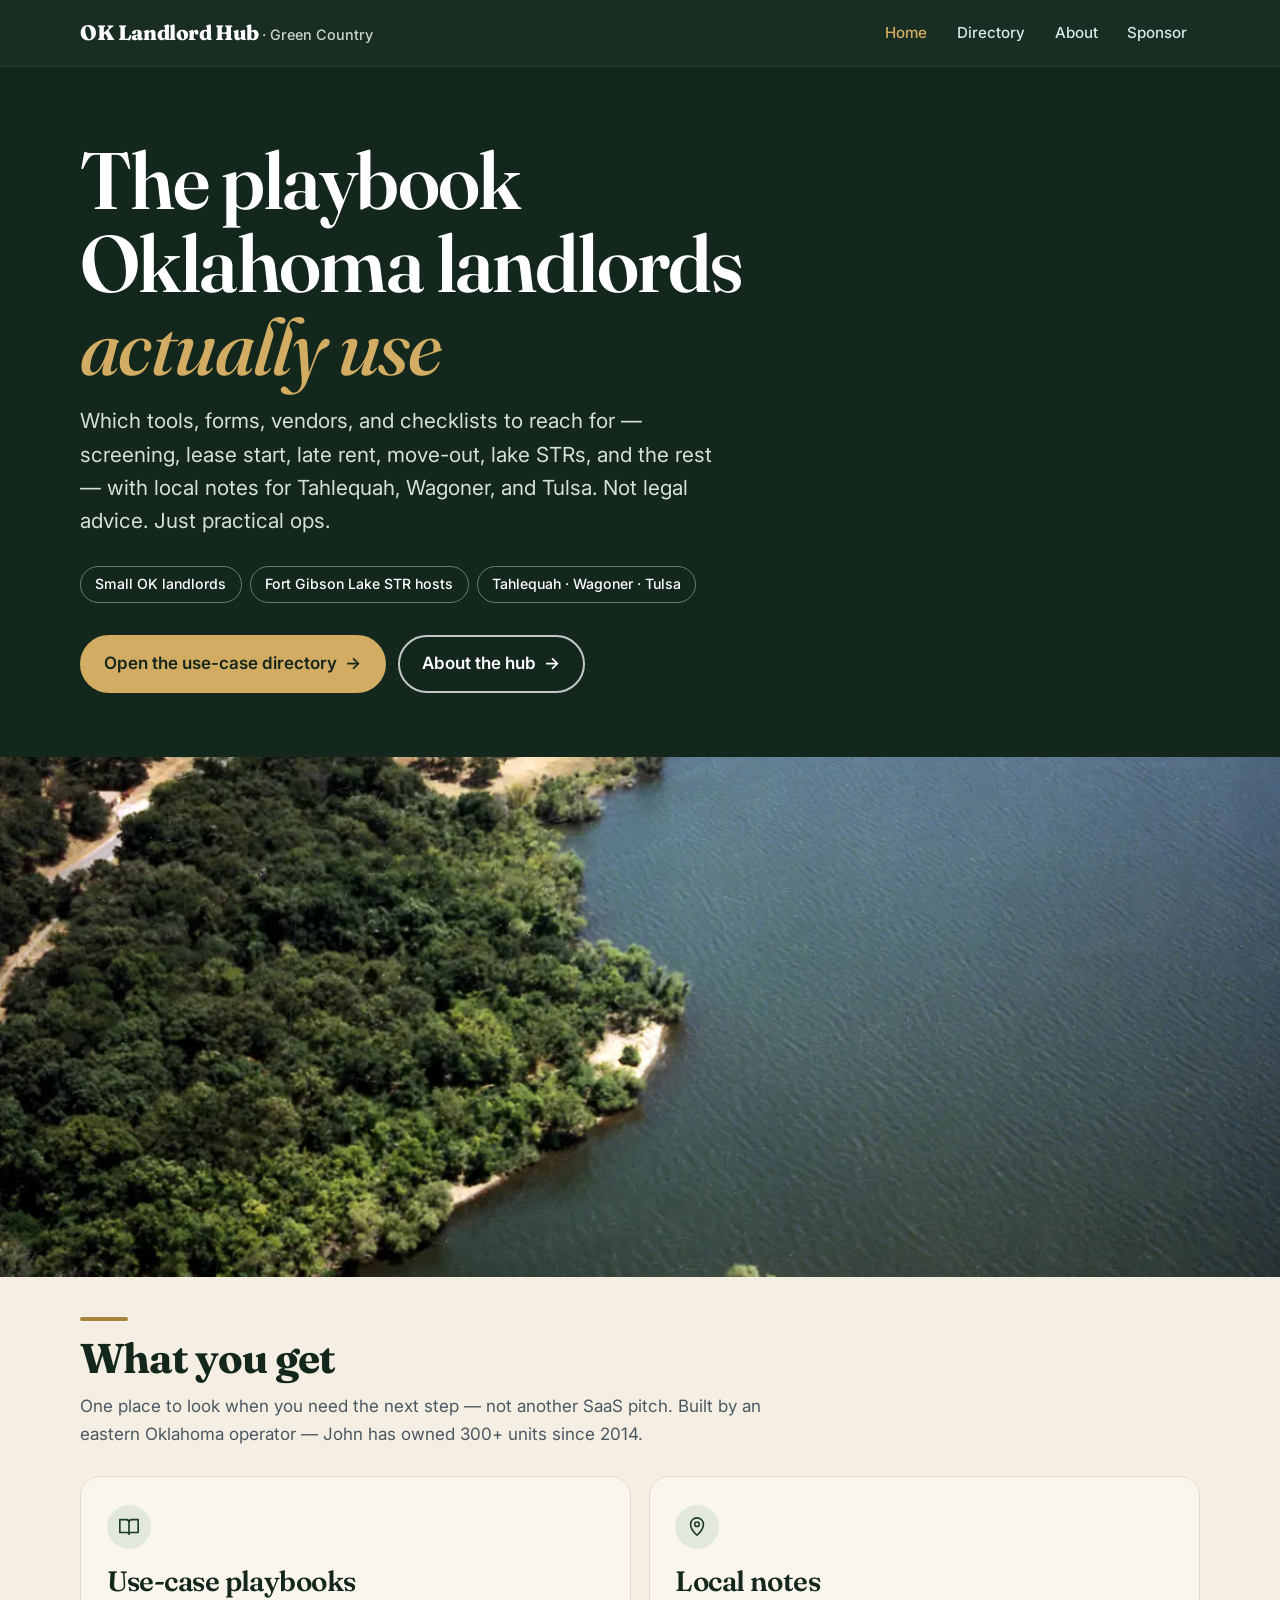
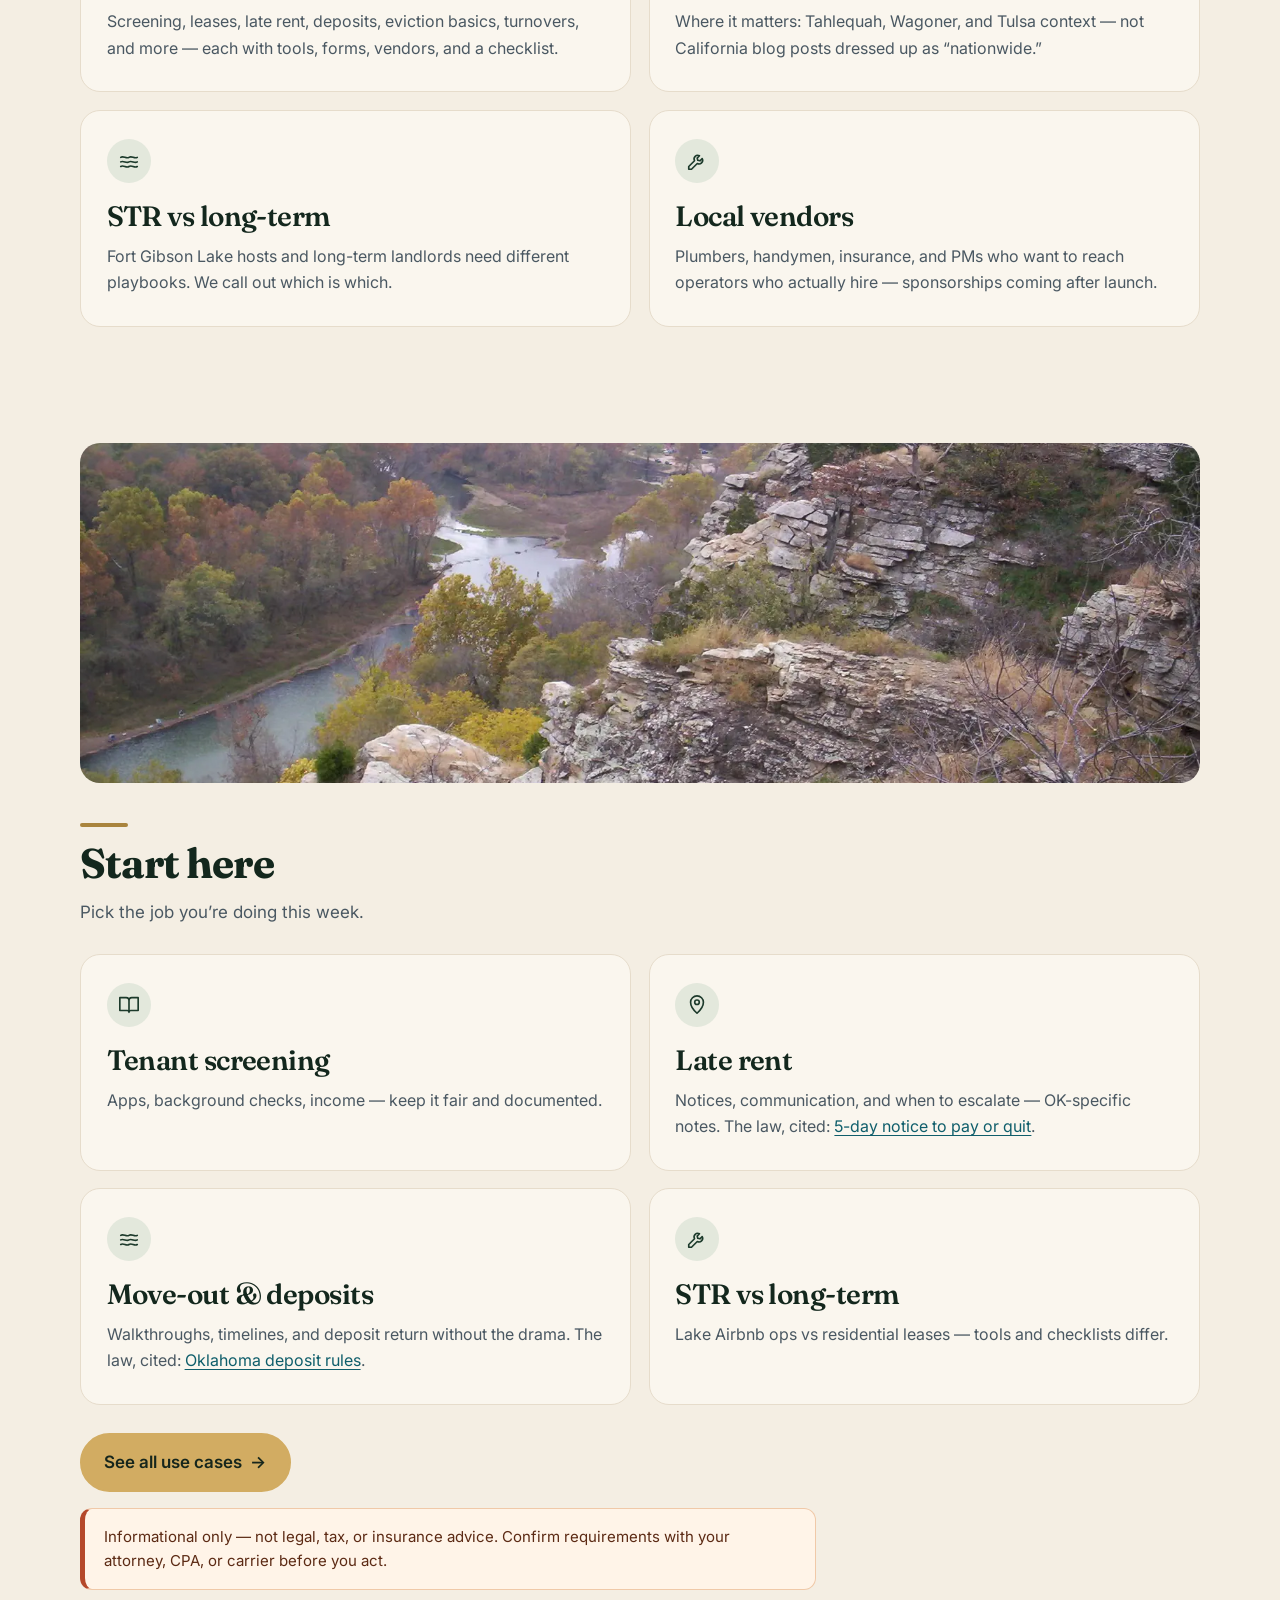
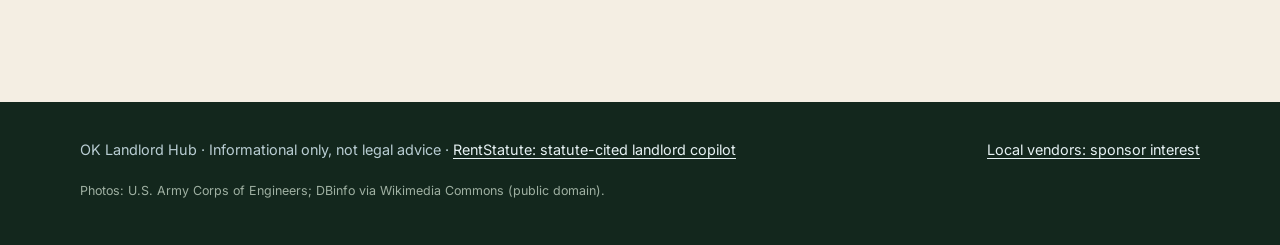
<file: index.html>
<!DOCTYPE html>
<html lang="en">
<head>
  <meta charset="utf-8">
  <meta name="robots" content="noindex,nofollow">
  <meta name="viewport" content="width=device-width, initial-scale=1">
  <title>OK Landlord Hub — Playbooks for Oklahoma landlords &amp; lake STRs</title>
  <meta name="description" content="Practical tools, forms, vendors, and checklists for Oklahoma small landlords and Fort Gibson Lake short-term rental hosts. Tahlequah, Wagoner, Tulsa.">
  <link rel="preconnect" href="https://fonts.googleapis.com">
  <link rel="preconnect" href="https://fonts.gstatic.com" crossorigin>
  <link rel="stylesheet" href="https://fonts.googleapis.com/css2?family=Fraunces:opsz,wght@9..144,600;9..144,700;9..144,800&family=Inter:wght@400;500;600&display=swap">
  <link rel="stylesheet" href="styles.css">
  <script src="reveal.js"></script>
  <link rel="canonical" href="https://5dogsproperties.github.io/ok-landlord-hub/">
  <meta property="og:type" content="website">
  <meta property="og:site_name" content="OK Landlord Hub">
  <meta property="og:title" content="OK Landlord Hub — Playbooks for Oklahoma landlords &amp; lake STRs">
  <meta property="og:description" content="Practical tools, forms, vendors, and checklists for Oklahoma small landlords and Fort Gibson Lake short-term rental hosts. Tahlequah, Wagoner, Tulsa.">
  <meta property="og:url" content="https://5dogsproperties.github.io/ok-landlord-hub/">
  <meta name="twitter:card" content="summary">
  <script type="application/ld+json">{"@context": "https://schema.org", "@type": "WebPage", "name": "OK Landlord Hub \u2014 Playbooks for Oklahoma landlords &amp; lake STRs", "description": "Practical tools, forms, vendors, and checklists for Oklahoma small landlords and Fort Gibson Lake short-term rental hosts. Tahlequah, Wagoner, Tulsa.", "url": "https://5dogsproperties.github.io/ok-landlord-hub/", "isPartOf": {"@type": "WebSite", "name": "OK Landlord Hub", "url": "https://5dogsproperties.github.io/ok-landlord-hub/"}, "publisher": {"@type": "Organization", "name": "5 Dogs Properties", "email": "5dogsproperties@gmail.com", "url": "https://5dogsproperties.github.io/ok-landlord-hub/"}}</script>
  <script type="application/ld+json">{"@context": "https://schema.org", "@type": "WebSite", "name": "OK Landlord Hub", "url": "https://5dogsproperties.github.io/ok-landlord-hub/", "publisher": {"@type": "Organization", "name": "5 Dogs Properties", "email": "5dogsproperties@gmail.com", "url": "https://5dogsproperties.github.io/ok-landlord-hub/"}}</script>
</head>
<body>
  <header class="site-header">
    <div class="wrap">
      <a class="logo" href="index.html">OK Landlord Hub <span>· Green Country</span></a>
      <nav aria-label="Main">
        <ul class="nav">
          <li><a href="index.html" aria-current="page">Home</a></li>
          <li><a href="directory.html">Directory</a></li>
          <li><a href="about.html">About</a></li>
          <li><a href="sponsorship.html">Sponsor</a></li>
        </ul>
      </nav>
    </div>
  </header>

  <main>
    <section class="hero">
      <div class="wrap">
        <h1>The playbook Oklahoma landlords <em>actually use</em></h1>
        <p class="lede">
          Which tools, forms, vendors, and checklists to reach for — screening, lease start,
          late rent, move-out, lake STRs, and the rest — with local notes for Tahlequah,
          Wagoner, and Tulsa. Not legal advice. Just practical ops.
        </p>
        <ul class="who" aria-label="Who this is for">
          <li>Small OK landlords</li>
          <li>Fort Gibson Lake STR hosts</li>
          <li>Tahlequah · Wagoner · Tulsa</li>
        </ul>
        <div class="btn-row">
          <a class="btn" href="directory.html">Open the use-case directory</a>
          <a class="btn btn-outline" href="about.html">About the hub</a>
        </div>
      </div>
    </section>

    <figure class="photo-band" aria-hidden="true"><img src="img/fort-gibson-lake-aerial.webp" alt="" fetchpriority="high" decoding="async"></figure>

    <section class="section">
      <div class="wrap">
        <h2>What you get</h2>
        <p class="muted">
          One place to look when you need the next step — not another SaaS pitch.
          Built by an eastern Oklahoma operator — John has owned 300+ units since 2014.
        </p>
        <div class="card-grid">
          <article class="card">
            <h3><a href="directory.html">Use-case playbooks</a></h3>
            <p>Screening, leases, late rent, deposits, eviction basics, turnovers, and more — each with tools, forms, vendors, and a checklist.</p>
          </article>
          <article class="card">
            <h3>Local notes</h3>
            <p>Where it matters: Tahlequah, Wagoner, and Tulsa context — not California blog posts dressed up as “nationwide.”</p>
          </article>
          <article class="card">
            <h3>STR vs long-term</h3>
            <p>Fort Gibson Lake hosts and long-term landlords need different playbooks. We call out which is which.</p>
          </article>
          <article class="card">
            <h3><a href="sponsorship.html">Local vendors</a></h3>
            <p>Plumbers, handymen, insurance, and PMs who want to reach operators who actually hire — sponsorships coming after launch.</p>
          </article>
        </div>
      </div>
    </section>

    <figure class="photo-band photo-band--inset" aria-hidden="true"><img src="img/illinois-river-tenkiller-bluffs.webp" alt="" decoding="async"></figure>

    <section class="section">
      <div class="wrap">
        <h2>Start here</h2>
        <p class="muted">Pick the job you’re doing this week.</p>
        <div class="card-grid">
          <article class="card">
            <h3><a href="directory.html#screening">Tenant screening</a></h3>
            <p>Apps, background checks, income — keep it fair and documented.</p>
          </article>
          <article class="card">
            <h3><a href="directory.html#late-rent">Late rent</a></h3>
            <p>Notices, communication, and when to escalate — OK-specific notes. The law, cited: <a href="https://rentstatute.com/oklahoma/late-rent-5-day-notice/">5-day notice to pay or quit</a>.</p>
          </article>
          <article class="card">
            <h3><a href="directory.html#move-out">Move-out &amp; deposits</a></h3>
            <p>Walkthroughs, timelines, and deposit return without the drama. The law, cited: <a href="https://rentstatute.com/oklahoma/security-deposit/">Oklahoma deposit rules</a>.</p>
          </article>
          <article class="card">
            <h3><a href="directory.html#str-vs-ltr">STR vs long-term</a></h3>
            <p>Lake Airbnb ops vs residential leases — tools and checklists differ.</p>
          </article>
        </div>
        <p style="margin-top:1.5rem">
          <a class="btn" href="directory.html">See all use cases</a>
        </p>
        <p class="notice" role="note">
          Informational only — not legal, tax, or insurance advice. Confirm requirements with
          your attorney, CPA, or carrier before you act.
        </p>
      </div>
    </section>
  </main>

  <footer class="site-footer">
    <div class="wrap">
      <span>OK Landlord Hub · Informational only, not legal advice · <a href="https://rentstatute.com/">RentStatute: statute-cited landlord copilot</a></span>
      <span><a href="sponsorship.html">Local vendors: sponsor interest</a></span>
      <p class="photo-credit">Photos: U.S. Army Corps of Engineers; DBinfo via Wikimedia Commons (public domain).</p>
    </div>
  </footer>
</body>
</html>
</file>
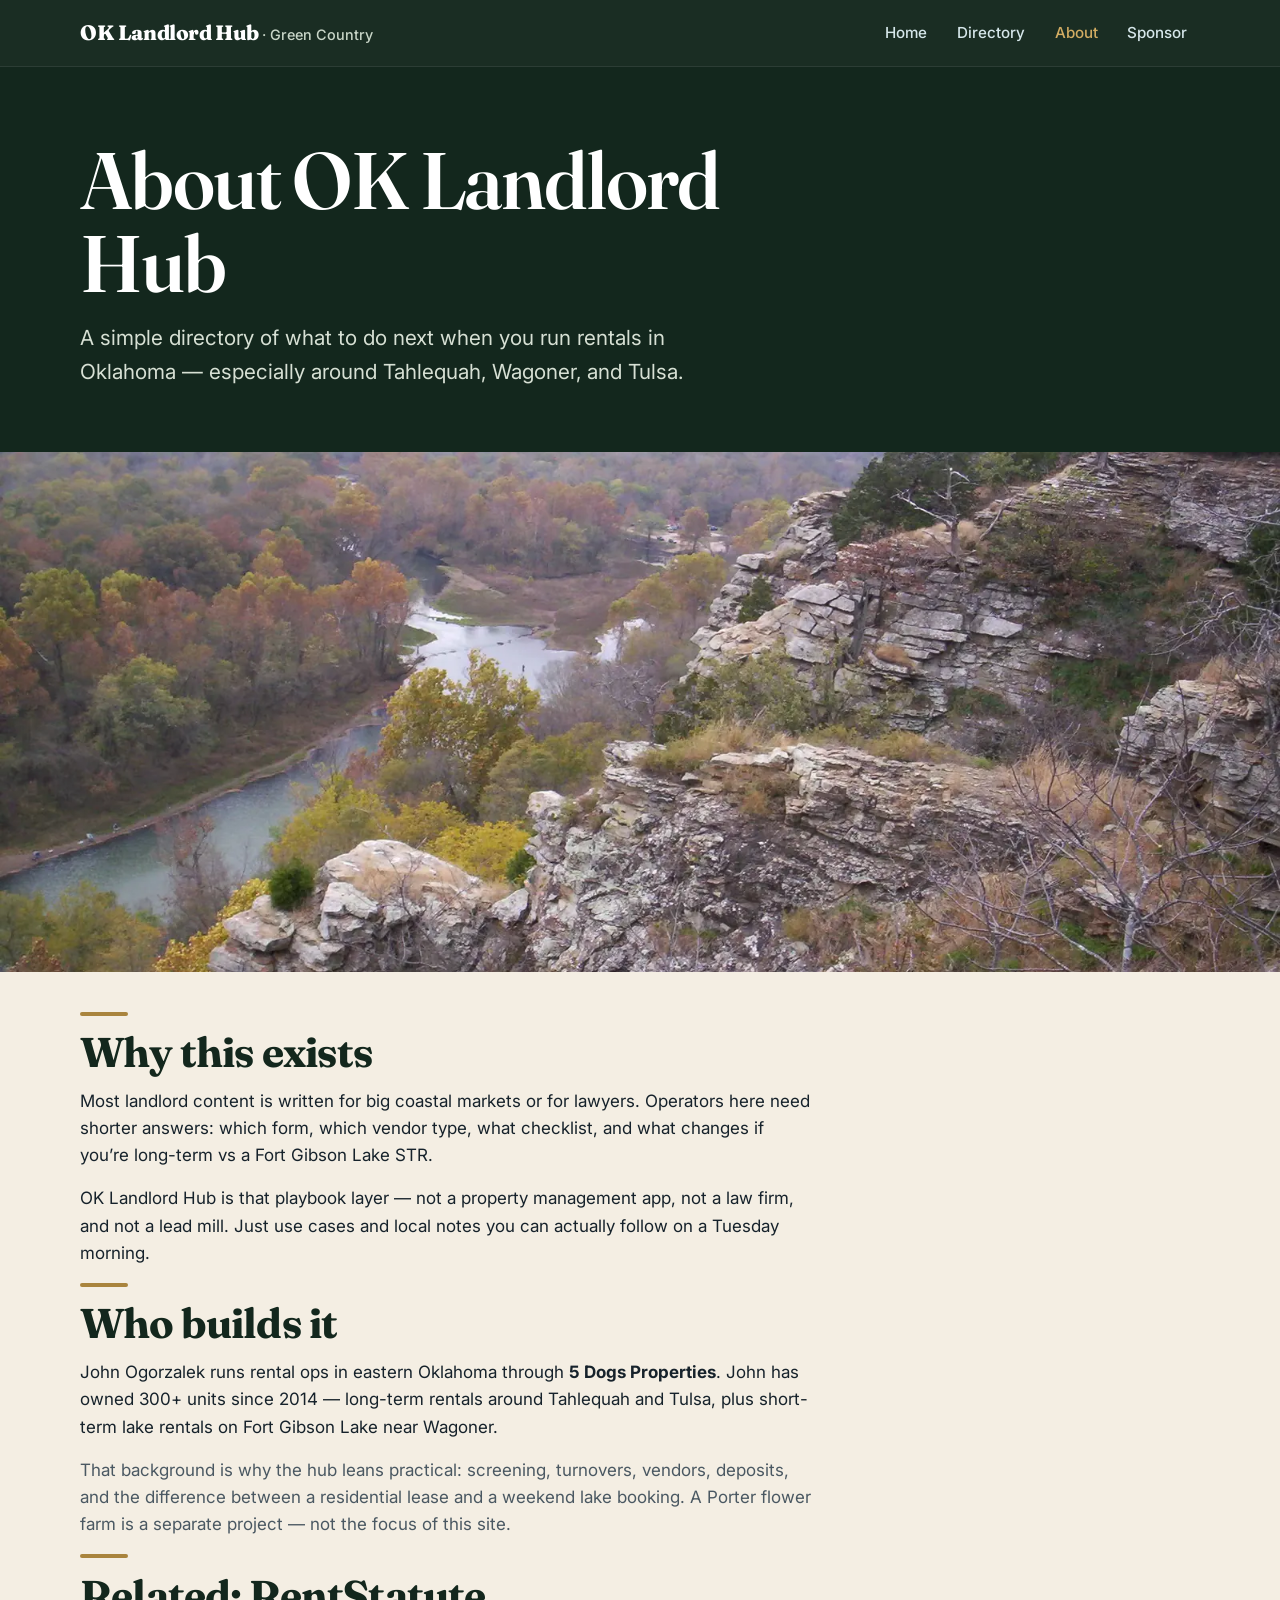
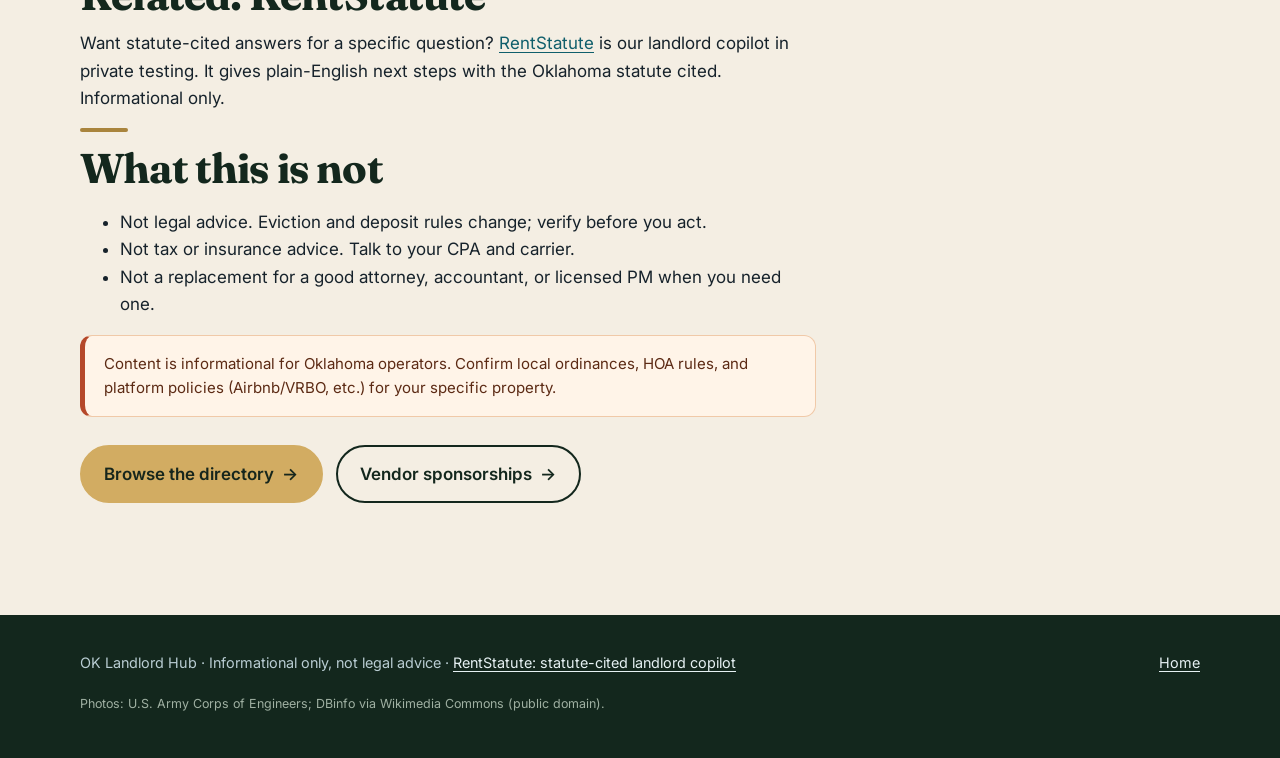
<file: about.html>
<!DOCTYPE html>
<html lang="en">
<head>
  <meta charset="utf-8">
  <meta name="robots" content="noindex,nofollow">
  <meta name="viewport" content="width=device-width, initial-scale=1">
  <title>About — OK Landlord Hub</title>
  <meta name="description" content="Why OK Landlord Hub exists: practical playbooks from an Oklahoma rental operator for small landlords and Fort Gibson Lake STR hosts.">
  <link rel="preconnect" href="https://fonts.googleapis.com">
  <link rel="preconnect" href="https://fonts.gstatic.com" crossorigin>
  <link rel="stylesheet" href="https://fonts.googleapis.com/css2?family=Fraunces:opsz,wght@9..144,600;9..144,700;9..144,800&family=Inter:wght@400;500;600&display=swap">
  <link rel="stylesheet" href="styles.css">
  <script src="reveal.js"></script>
  <link rel="canonical" href="https://5dogsproperties.github.io/ok-landlord-hub/about.html">
  <meta property="og:type" content="website">
  <meta property="og:site_name" content="OK Landlord Hub">
  <meta property="og:title" content="About — OK Landlord Hub">
  <meta property="og:description" content="Why OK Landlord Hub exists: practical playbooks from an Oklahoma rental operator for small landlords and Fort Gibson Lake STR hosts.">
  <meta property="og:url" content="https://5dogsproperties.github.io/ok-landlord-hub/about.html">
  <meta name="twitter:card" content="summary">
  <script type="application/ld+json">{"@context": "https://schema.org", "@type": "WebPage", "name": "About \u2014 OK Landlord Hub", "description": "Why OK Landlord Hub exists: practical playbooks from an Oklahoma rental operator for small landlords and Fort Gibson Lake STR hosts.", "url": "https://5dogsproperties.github.io/ok-landlord-hub/about.html", "isPartOf": {"@type": "WebSite", "name": "OK Landlord Hub", "url": "https://5dogsproperties.github.io/ok-landlord-hub/"}, "publisher": {"@type": "Organization", "name": "5 Dogs Properties", "email": "5dogsproperties@gmail.com", "url": "https://5dogsproperties.github.io/ok-landlord-hub/"}}</script>
</head>
<body>
  <header class="site-header">
    <div class="wrap">
      <a class="logo" href="index.html">OK Landlord Hub <span>· Green Country</span></a>
      <nav aria-label="Main">
        <ul class="nav">
          <li><a href="index.html">Home</a></li>
          <li><a href="directory.html">Directory</a></li>
          <li><a href="about.html" aria-current="page">About</a></li>
          <li><a href="sponsorship.html">Sponsor</a></li>
        </ul>
      </nav>
    </div>
  </header>

  <main>
    <section class="hero">
      <div class="wrap">
        <h1>About OK Landlord Hub</h1>
        <p class="lede">
          A simple directory of what to do next when you run rentals in Oklahoma —
          especially around Tahlequah, Wagoner, and Tulsa.
        </p>
      </div>
    </section>

    <figure class="photo-band" aria-hidden="true"><img src="img/illinois-river-tenkiller-bluffs.webp" alt="" fetchpriority="high" decoding="async"></figure>

    <section class="section">
      <div class="wrap">
        <h2>Why this exists</h2>
        <p>
          Most landlord content is written for big coastal markets or for lawyers.
          Operators here need shorter answers: which form, which vendor type, what
          checklist, and what changes if you’re long-term vs a Fort Gibson Lake STR.
        </p>
        <p>
          OK Landlord Hub is that playbook layer — not a property management app,
          not a law firm, and not a lead mill. Just use cases and local notes you
          can actually follow on a Tuesday morning.
        </p>

        <h2>Who builds it</h2>
        <p>
          John Ogorzalek runs rental ops in eastern Oklahoma through
          <strong>5 Dogs Properties</strong>. John has owned 300+ units since 2014 —
          long-term rentals around Tahlequah and Tulsa, plus short-term lake rentals
          on Fort Gibson Lake near Wagoner.
        </p>
        <p class="muted">
          That background is why the hub leans practical: screening, turnovers,
          vendors, deposits, and the difference between a residential lease and a
          weekend lake booking. A Porter flower farm is a separate project — not
          the focus of this site.
        </p>

        <h2>Related: RentStatute</h2>
        <p>Want statute-cited answers for a specific question? <a href="https://rentstatute.com/">RentStatute</a> is our landlord copilot in private testing. It gives plain-English next steps with the Oklahoma statute cited. Informational only.</p>

        <h2>What this is not</h2>
        <ul>
          <li>Not legal advice. Eviction and deposit rules change; verify before you act.</li>
          <li>Not tax or insurance advice. Talk to your CPA and carrier.</li>
          <li>Not a replacement for a good attorney, accountant, or licensed PM when you need one.</li>
        </ul>

        <p class="notice" role="note">
          Content is informational for Oklahoma operators. Confirm local ordinances,
          HOA rules, and platform policies (Airbnb/VRBO, etc.) for your specific property.
        </p>

        <p style="margin-top:1.75rem">
          <a class="btn" href="directory.html">Browse the directory</a>
          <a class="btn btn-outline" href="sponsorship.html" style="margin-left:0.5rem">Vendor sponsorships</a>
        </p>
      </div>
    </section>
  </main>

  <footer class="site-footer">
    <div class="wrap">
      <span>OK Landlord Hub · Informational only, not legal advice · <a href="https://rentstatute.com/">RentStatute: statute-cited landlord copilot</a></span>
      <span><a href="index.html">Home</a></span>
      <p class="photo-credit">Photos: U.S. Army Corps of Engineers; DBinfo via Wikimedia Commons (public domain).</p>
    </div>
  </footer>
</body>
</html>
</file>
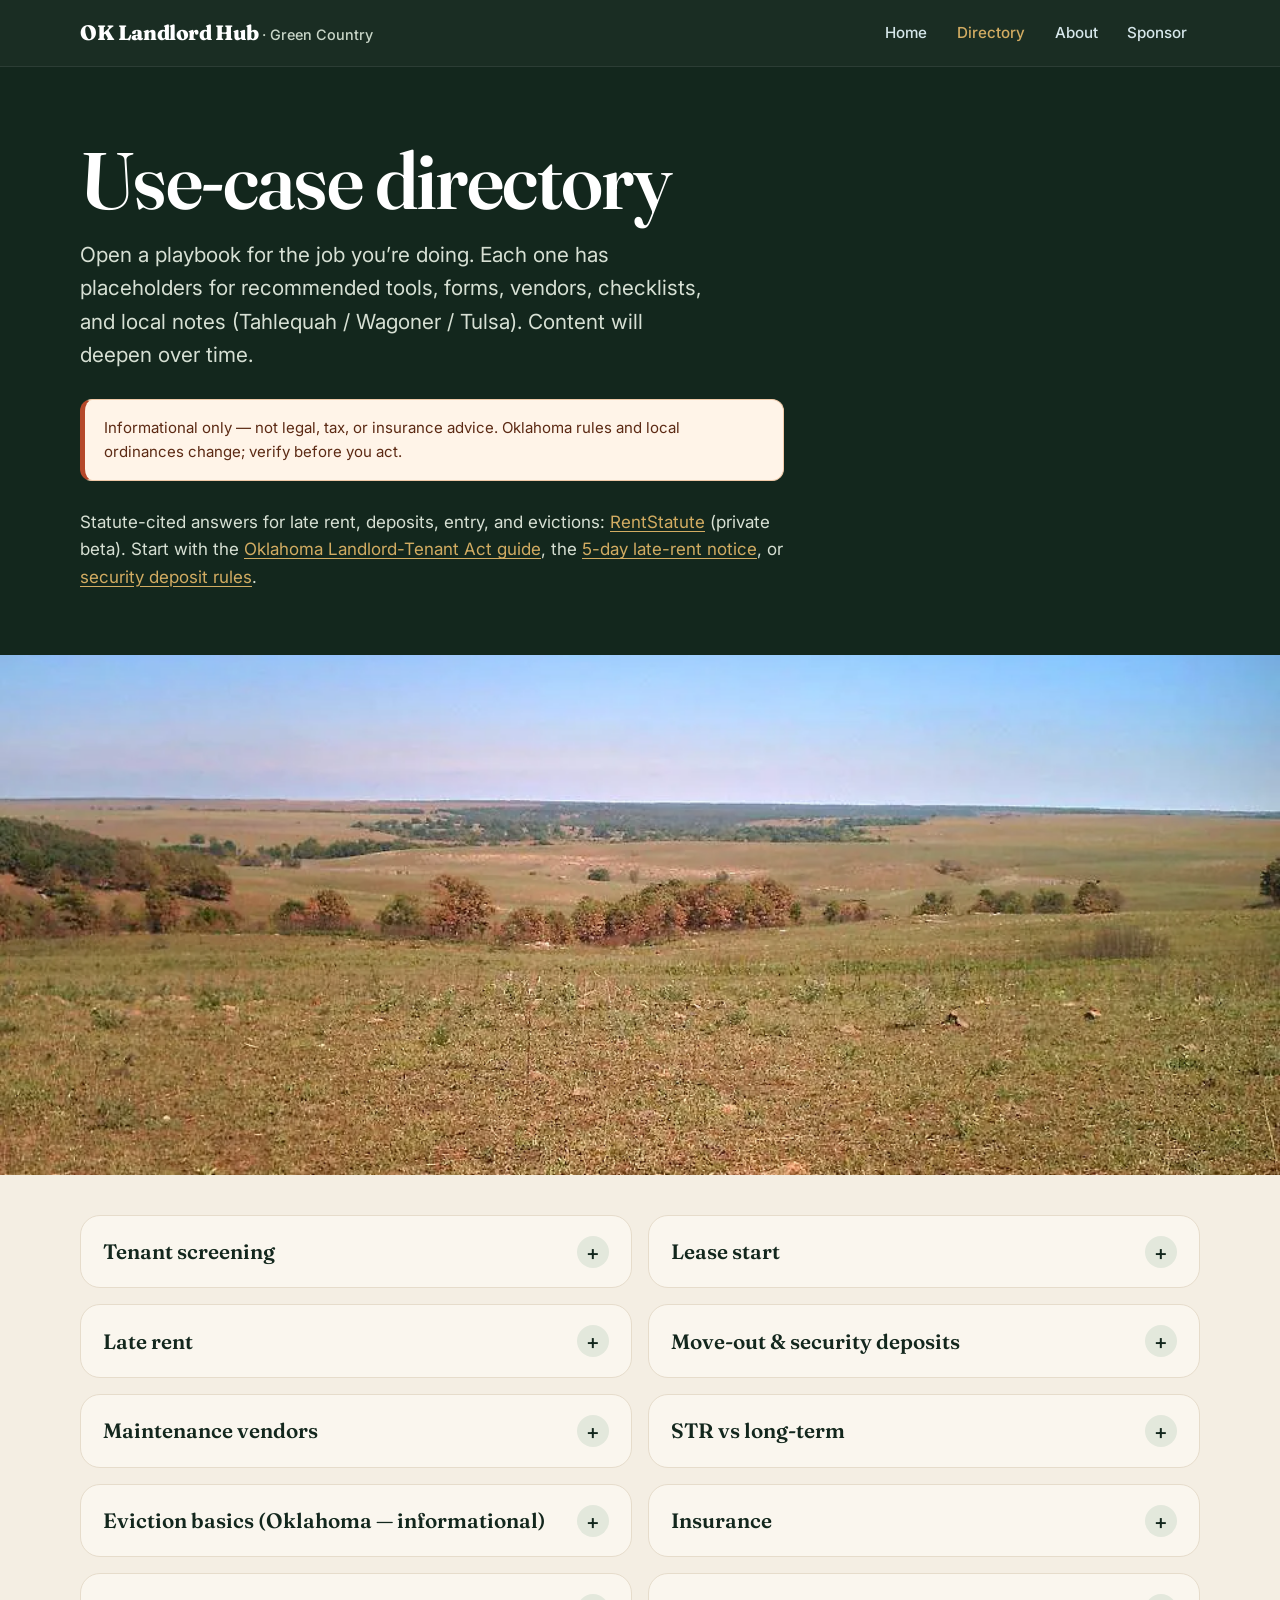
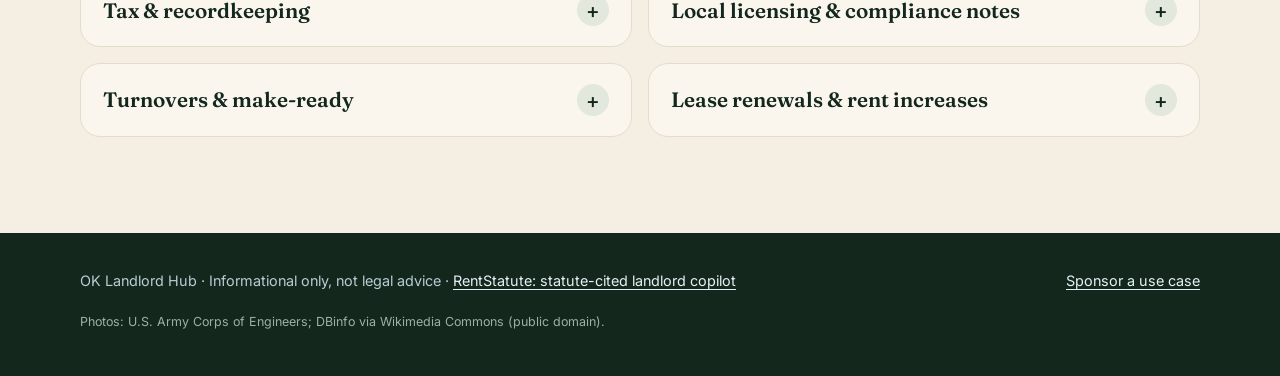
<file: directory.html>
<!DOCTYPE html>
<html lang="en">
<head>
  <meta charset="utf-8">
  <meta name="robots" content="noindex,nofollow">
  <meta name="viewport" content="width=device-width, initial-scale=1">
  <title>Use-case directory — OK Landlord Hub</title>
  <meta name="description" content="Oklahoma landlord use cases: screening, lease start, late rent, move-out, STR vs long-term, eviction basics, insurance, taxes, licensing, turnovers, and vendors.">
  <link rel="preconnect" href="https://fonts.googleapis.com">
  <link rel="preconnect" href="https://fonts.gstatic.com" crossorigin>
  <link rel="stylesheet" href="https://fonts.googleapis.com/css2?family=Fraunces:opsz,wght@9..144,600;9..144,700;9..144,800&family=Inter:wght@400;500;600&display=swap">
  <link rel="stylesheet" href="styles.css">
  <script src="reveal.js"></script>
  <link rel="canonical" href="https://5dogsproperties.github.io/ok-landlord-hub/directory.html">
  <meta property="og:type" content="website">
  <meta property="og:site_name" content="OK Landlord Hub">
  <meta property="og:title" content="Use-case directory — OK Landlord Hub">
  <meta property="og:description" content="Oklahoma landlord use cases: screening, lease start, late rent, move-out, STR vs long-term, eviction basics, insurance, taxes, licensing, turnovers, and vendors.">
  <meta property="og:url" content="https://5dogsproperties.github.io/ok-landlord-hub/directory.html">
  <meta name="twitter:card" content="summary">
  <script type="application/ld+json">{"@context": "https://schema.org", "@type": "WebPage", "name": "Use-case directory \u2014 OK Landlord Hub", "description": "Oklahoma landlord use cases: screening, lease start, late rent, move-out, STR vs long-term, eviction basics, insurance, taxes, licensing, turnovers, and vendors.", "url": "https://5dogsproperties.github.io/ok-landlord-hub/directory.html", "isPartOf": {"@type": "WebSite", "name": "OK Landlord Hub", "url": "https://5dogsproperties.github.io/ok-landlord-hub/"}, "publisher": {"@type": "Organization", "name": "5 Dogs Properties", "email": "5dogsproperties@gmail.com", "url": "https://5dogsproperties.github.io/ok-landlord-hub/"}}</script>
</head>
<body>
  <header class="site-header">
    <div class="wrap">
      <a class="logo" href="index.html">OK Landlord Hub <span>· Green Country</span></a>
      <nav aria-label="Main">
        <ul class="nav">
          <li><a href="index.html">Home</a></li>
          <li><a href="directory.html" aria-current="page">Directory</a></li>
          <li><a href="about.html">About</a></li>
          <li><a href="sponsorship.html">Sponsor</a></li>
        </ul>
      </nav>
    </div>
  </header>

  <main>
    <section class="hero">
      <div class="wrap">
        <h1>Use-case directory</h1>
        <p class="lede">
          Open a playbook for the job you’re doing. Each one has placeholders for
          recommended tools, forms, vendors, checklists, and local notes
          (Tahlequah / Wagoner / Tulsa). Content will deepen over time.
        </p>
        <p class="notice" role="note">
          Informational only — not legal, tax, or insurance advice. Oklahoma rules
          and local ordinances change; verify before you act.
        </p>
        <p class="muted">Statute-cited answers for late rent, deposits, entry, and evictions: <a href="https://rentstatute.com/">RentStatute</a> (private beta). Start with the <a href="https://rentstatute.com/oklahoma/">Oklahoma Landlord-Tenant Act guide</a>, the <a href="https://rentstatute.com/oklahoma/late-rent-5-day-notice/">5-day late-rent notice</a>, or <a href="https://rentstatute.com/oklahoma/security-deposit/">security deposit rules</a>.</p>
      </div>
    </section>

    <figure class="photo-band" aria-hidden="true"><img src="img/tallgrass-prairie-overlook-osage.webp" alt="" fetchpriority="high" decoding="async"></figure>

    <section class="section" style="padding-top:0">
      <div class="wrap">

        <!-- 1 -->
        <details class="usecase" id="screening">
          <summary>Tenant screening</summary>
          <div class="usecase-body">
            <p>Decide who gets the unit with a consistent, documented process — apps, ID, income, background/credit, and fair criteria you can explain.</p>
            <h4>Recommended tools</h4>
            <ul>
              <li>Placeholder: online application + screening provider (e.g. TransUnion SmartMove / similar) — pick one and stick with it</li>
              <li>Placeholder: shared criteria sheet so every applicant is judged the same way</li>
            </ul>
            <h4>Forms</h4>
            <ul>
              <li>Rental application (uniform for all applicants)</li>
              <li>Consent for background/credit check</li>
              <li>Adverse action / denial notice template (when you use consumer reports)</li>
            </ul>
            <h4>Vendors</h4>
            <ul>
              <li>Placeholder: screening service; optional local credit/reference help</li>
            </ul>
            <h4>Checklist</h4>
            <ul>
              <li>Post criteria before accepting apps</li>
              <li>Collect app fee only where allowed and disclose it</li>
              <li>Verify income and ID; run checks with written consent</li>
              <li>Document decision; keep records</li>
            </ul>
            <div class="local-notes">
              <strong>Local notes — Tahlequah / Wagoner / Tulsa</strong>
              Watch city/county fair housing and any local licensing that affects how you advertise. Tulsa market runs faster than Tahlequah — same criteria, different timeline pressure. Lake STR guests are not the same as residential tenants; don’t mix playbooks.
            </div>
          </div>
        </details>

        <!-- 2 -->
        <details class="usecase" id="lease-start">
          <summary>Lease start</summary>
          <div class="usecase-body">
            <p>From “approved” to keys: lease signed, deposits collected, move-in condition documented, utilities and locks handled.</p>
            <h4>Recommended tools</h4>
            <ul>
              <li>Placeholder: e-sign (DocuSign / HelloSign / built into your PM software)</li>
              <li>Placeholder: rent collection (ACH / online portal)</li>
            </ul>
            <h4>Forms</h4>
            <ul>
              <li>Oklahoma-compliant residential lease (attorney-reviewed template)</li>
              <li>Lead-based paint disclosure if pre-1978</li>
              <li>Move-in inspection / condition checklist with photos</li>
              <li>Keys / fobs / remotes inventory</li>
            </ul>
            <h4>Vendors</h4>
            <ul>
              <li>Placeholder: locksmith for rekey; optional attorney for lease template review</li>
            </ul>
            <h4>Checklist</h4>
            <ul>
              <li>Rekey or change codes between tenants</li>
              <li>Smoke/CO detectors tested; HVAC filter noted</li>
              <li>Utility transfer instructions given in writing</li>
              <li>First rent + deposit cleared before possession</li>
            </ul>
            <div class="local-notes">
              <strong>Local notes — Tahlequah / Wagoner / Tulsa</strong>
              Confirm any local occupancy or rental registration rules. Rural wells/septic properties need extra move-in notes. Fort Gibson Lake STRs usually use platform agreements + house rules, not a residential lease — see STR vs long-term.
            </div>
          </div>
        </details>

        <!-- 3 -->
        <details class="usecase" id="late-rent">
          <summary>Late rent</summary>
          <div class="usecase-body">
            <p>Stay calm, stay documented: when rent is late, what notice to send, how you communicate, and when you escalate — without making it personal.</p>
            <h4>Recommended tools</h4>
            <ul>
              <li>Placeholder: ledger in your PM software or a simple spreadsheet you never skip</li>
              <li>Placeholder: dated notice templates (email + paper as needed)</li>
            </ul>
            <h4>Forms</h4>
            <ul>
              <li>Written demand for past-due rent under 41 O.S. §131 — tenant generally has 5 days after written demand to pay before you can terminate (confirm current statute)</li>
              <li>What the statute says, with citations: <a href="https://rentstatute.com/oklahoma/late-rent-5-day-notice/">Oklahoma 5-day notice to pay or quit (RentStatute)</a></li>
              <li>Payment plan agreement (only if you choose to offer one)</li>
            </ul>
            <h4>Vendors</h4>
            <ul>
              <li>Placeholder: landlord-tenant attorney for chronic nonpayment; process server when required</li>
            </ul>
            <h4>Checklist</h4>
            <ul>
              <li>Confirm ledger (credits, partial payments, fees)</li>
              <li>Send notice on your published timeline; keep proof of delivery</li>
              <li>Do not accept “side deals” that contradict the lease unless you amend in writing</li>
              <li>Know the next legal step before you threaten it</li>
            </ul>
            <div class="local-notes">
              <strong>Local notes — Tahlequah / Wagoner / Tulsa</strong>
              County court practices differ — learn your courthouse path before you need it. Partial payments can complicate notice periods; get counsel if unsure. STR cancellations/no-shows are platform policy issues, not residential late-rent notices.
            </div>
          </div>
        </details>

        <!-- 4 -->
        <details class="usecase" id="move-out">
          <summary>Move-out &amp; security deposits</summary>
          <div class="usecase-body">
            <p>Walkthrough, photos, deductions that you can defend, and deposit return on the Oklahoma timeline. Most fights start with bad move-in docs.</p>
            <h4>Recommended tools</h4>
            <ul>
              <li>Placeholder: photo/video folder per unit (move-in vs move-out)</li>
              <li>Placeholder: deposit accounting worksheet</li>
            </ul>
            <h4>Forms</h4>
            <ul>
              <li>Move-out notice acknowledgment / forwarding address request</li>
              <li>Itemized written statement of deductions — delivered by return-receipt mail or in person (41 O.S. §115)</li>
              <li>What the statute says, with citations: <a href="https://rentstatute.com/oklahoma/security-deposit/">Oklahoma security deposit rules (RentStatute)</a></li>
              <li>Final walkthrough checklist</li>
            </ul>
            <h4>Vendors</h4>
            <ul>
              <li>Placeholder: turnover cleaner, carpet cleaner, painter, trash-out crew</li>
            </ul>
            <h4>Checklist</h4>
            <ul>
              <li>Compare to move-in condition — normal wear vs damage</li>
              <li>Hold deposits in an Oklahoma escrow account at a federally insured institution (§115)</li>
              <li>Itemize deductions; return the balance within 45 days after the tenancy ends, possession is returned, <em>and</em> the tenant makes a written demand (§115 — confirm current statute)</li>
              <li>Rekey after possession returned</li>
              <li>Schedule make-ready immediately (empty weeks cost money)</li>
            </ul>
            <div class="local-notes">
              <strong>Local notes — Tahlequah / Wagoner / Tulsa</strong>
              Deposit rules come from 41 O.S. §115 — the 45-day clock doesn’t start until the tenant’s written demand. Informational only; confirm current statute or ask counsel. Rural properties: document wells, septic, outbuildings. Lake STRs: security deposits/holds often run through Airbnb/VRBO; follow platform + your house rules.
            </div>
          </div>
        </details>

        <!-- 5 -->
        <details class="usecase" id="maintenance">
          <summary>Maintenance vendors</summary>
          <div class="usecase-body">
            <p>Who you call at 2 a.m., who you call for make-ready, and how tenants submit work orders so nothing falls through a text thread.</p>
            <h4>Recommended tools</h4>
            <ul>
              <li>Placeholder: work-order channel (app, email alias, or portal) — one inbox</li>
              <li>Placeholder: vendor contact sheet with after-hours numbers</li>
            </ul>
            <h4>Forms</h4>
            <ul>
              <li>Vendor W-9 / COI request</li>
              <li>Access / entry notice to tenant when required</li>
            </ul>
            <h4>Vendors</h4>
            <ul>
              <li>Placeholder slots: plumber, HVAC, electrician, handyman, restoration, locksmith, lawn</li>
              <li>Future: local sponsors listed here by trade and service area</li>
            </ul>
            <h4>Checklist</h4>
            <ul>
              <li>Triage: life-safety / no heat-AC / water vs cosmetic</li>
              <li>Authorize spend limits for vendors in writing</li>
              <li>Photo before/after; close the work order</li>
            </ul>
            <div class="local-notes">
              <strong>Local notes — Tahlequah / Wagoner / Tulsa</strong>
              Tahlequah and lake areas: fewer 24/7 vendors — build relationships before winter. Tulsa has more depth but higher rates. Keep a “flood / freeze” short list. STR hosts: cleaners and restocking matter as much as trades.
            </div>
          </div>
        </details>

        <!-- 6 -->
        <details class="usecase" id="str-vs-ltr">
          <summary>STR vs long-term</summary>
          <div class="usecase-body">
            <p>Fort Gibson Lake Airbnbs and residential leases share “property ops” but differ on agreements, taxes, cleaning, insurance, and neighbor/HOA rules. Don’t copy-paste one playbook onto the other.</p>
            <h4>Recommended tools</h4>
            <ul>
              <li>LTR: lease + PM/rent tools</li>
              <li>STR: Airbnb/VRBO (or similar), dynamic pricing optional, channel calendar sync</li>
              <li>Both: shared maintenance vendor list</li>
            </ul>
            <h4>Forms</h4>
            <ul>
              <li>LTR: residential lease + addenda</li>
              <li>STR: house rules, occupancy limits, quiet hours, boat/dock rules if any</li>
            </ul>
            <h4>Vendors</h4>
            <ul>
              <li>STR: turnover cleaners who can hit same-day windows; linen/restock supplier</li>
              <li>LTR: make-ready crew between tenancies</li>
            </ul>
            <h4>Checklist</h4>
            <ul>
              <li>Confirm local STR rules / lodging tax / registration before listing</li>
              <li>Separate insurance conversation for STR vs dwelling fire / landlord policy</li>
              <li>Never treat a weekend guest like a month-to-month tenant (or vice versa)</li>
            </ul>
            <div class="local-notes">
              <strong>Local notes — Tahlequah / Wagoner / Tulsa</strong>
              Fort Gibson Lake (Wagoner area): seasonal demand, weather, and dock/lake access drive reviews and wear. Lake rental ops need tight turnover SOPs. Tulsa LTR: different applicant pool and pricing. Always re-check city/county STR ordinances — they move.
            </div>
          </div>
        </details>

        <!-- 7 -->
        <details class="usecase" id="eviction">
          <summary>Eviction basics (Oklahoma — informational)</summary>
          <div class="usecase-body">
            <p>Know the path before you’re angry: notice → filing → court → writ. Self-help (changing locks, shutting off utilities to force someone out) is how landlords lose.</p>
            <h4>Recommended tools</h4>
            <ul>
              <li>Placeholder: attorney who does landlord-tenant in your county</li>
              <li>Placeholder: calendar of notice and court dates</li>
            </ul>
            <h4>Forms</h4>
            <ul>
              <li>Proper statutory notice for the issue (nonpayment vs other)</li>
              <li>Statute overview with citations: <a href="https://rentstatute.com/oklahoma/">Oklahoma Landlord-Tenant Act guide (RentStatute)</a></li>
              <li>Court filing packet (county-specific)</li>
            </ul>
            <h4>Vendors</h4>
            <ul>
              <li>Landlord-tenant attorney; process server; locksmith after lawful possession</li>
            </ul>
            <h4>Checklist</h4>
            <ul>
              <li>Do not lock out or remove belongings without a court order</li>
              <li>Serve notices correctly; keep copies</li>
              <li>Bring ledger and lease to court organized</li>
              <li>Plan make-ready only after legal possession</li>
            </ul>
            <div class="local-notes">
              <strong>Local notes — Tahlequah / Wagoner / Tulsa</strong>
              Cherokee / Wagoner / Tulsa County procedures and wait times differ. Get local counsel — this section is orientation, not a DIY kit. STR removals mid-stay are usually platform + safety police issues, not FED court in the residential sense.
            </div>
          </div>
        </details>

        <!-- 8 -->
        <details class="usecase" id="insurance">
          <summary>Insurance</summary>
          <div class="usecase-body">
            <p>Landlord policy, liability, loss of rents, and (for lake STRs) whether your carrier actually covers short-term guests. Gaps show up after the claim.</p>
            <h4>Recommended tools</h4>
            <ul>
              <li>Placeholder: annual policy review calendar</li>
              <li>Placeholder: inventory / photo set for large claims</li>
            </ul>
            <h4>Forms</h4>
            <ul>
              <li>Certificate of insurance requests for HOAs / lenders</li>
              <li>Incident report notes (date, photos, who you called)</li>
            </ul>
            <h4>Vendors</h4>
            <ul>
              <li>Independent agent who understands landlord + STR; restoration contractor on speed dial</li>
              <li>Future sponsor slot: local insurance partners</li>
            </ul>
            <h4>Checklist</h4>
            <ul>
              <li>Confirm occupancy type on the policy (LTR vs STR)</li>
              <li>Require renter’s insurance if your lease says so — and track certificates</li>
              <li>Know wind/hail and water deductibles before storm season</li>
            </ul>
            <div class="local-notes">
              <strong>Local notes — Tahlequah / Wagoner / Tulsa</strong>
              Severe weather is real here — document roofs and trees. Lake properties: flood/water and liability around docks matter. Tell your agent if you list on Airbnb; silent STR use can void coverage.
            </div>
          </div>
        </details>

        <!-- 9 -->
        <details class="usecase" id="tax-records">
          <summary>Tax &amp; recordkeeping</summary>
          <div class="usecase-body">
            <p>Keep income, expenses, deposits, and CapEx straight so April isn’t archaeology. STRs may have lodging tax duties that LTRs don’t.</p>
            <h4>Recommended tools</h4>
            <ul>
              <li>Placeholder: bookkeeping (QuickBooks / spreadsheet) with a chart of accounts for rentals</li>
              <li>Placeholder: separate business bank account</li>
            </ul>
            <h4>Forms</h4>
            <ul>
              <li>1099s for vendors as required</li>
              <li>Mileage / home-office notes if applicable (CPA call)</li>
            </ul>
            <h4>Vendors</h4>
            <ul>
              <li>CPA who knows rental real estate; optional bookkeeper</li>
            </ul>
            <h4>Checklist</h4>
            <ul>
              <li>Reconcile rent rolls monthly</li>
              <li>Save invoices and repair photos with the unit name</li>
              <li>Ask CPA about depreciation, improvements vs repairs, and STR tax treatment</li>
            </ul>
            <div class="local-notes">
              <strong>Local notes — Tahlequah / Wagoner / Tulsa</strong>
              Confirm city/county lodging or occupancy taxes for STRs. Keep entity paperwork (LLC, etc.) with your CPA — this hub doesn’t replace them.
            </div>
          </div>
        </details>

        <!-- 10 -->
        <details class="usecase" id="licensing">
          <summary>Local licensing &amp; compliance notes</summary>
          <div class="usecase-body">
            <p>Some cities care about rental registration, STR permits, occupancy limits, or short-term lodging rules. Assume nothing from a Facebook group post.</p>
            <h4>Recommended tools</h4>
            <ul>
              <li>Placeholder: folder of permits / registrations per property</li>
              <li>Placeholder: annual “re-check ordinance” reminder</li>
            </ul>
            <h4>Forms</h4>
            <ul>
              <li>Whatever your city/county currently requires (registration, STR license, business license)</li>
            </ul>
            <h4>Vendors</h4>
            <ul>
              <li>Local attorney or permit expeditor if the process is opaque</li>
            </ul>
            <h4>Checklist</h4>
            <ul>
              <li>Search city + county sites for “rental registration” and “short-term rental”</li>
              <li>Check HOA covenants before listing STR</li>
              <li>Post required numbers on-site if the ordinance says so</li>
            </ul>
            <div class="local-notes">
              <strong>Local notes — Tahlequah / Wagoner / Tulsa</strong>
              Rules differ by municipality — Tahlequah, Wagoner, Tulsa, and lake-area towns are not identical. Re-verify before each new listing or annexation rumor. This section stays high-level on purpose; link out to official pages when the site goes live.
            </div>
          </div>
        </details>

        <!-- 11 -->
        <details class="usecase" id="turnovers">
          <summary>Turnovers &amp; make-ready</summary>
          <div class="usecase-body">
            <p>Empty days are unpaid inventory. A repeatable make-ready sequence (clean → repair → paint → photo → list) beats heroic weekends.</p>
            <h4>Recommended tools</h4>
            <ul>
              <li>Placeholder: make-ready checklist template per unit type</li>
              <li>Placeholder: photo standards for listing refresh</li>
            </ul>
            <h4>Forms</h4>
            <ul>
              <li>Vendor punch list with due dates</li>
              <li>Final quality walk before marketing</li>
            </ul>
            <h4>Vendors</h4>
            <ul>
              <li>Cleaner, painter, carpet, handyman, photographer (or good phone photos)</li>
            </ul>
            <h4>Checklist</h4>
            <ul>
              <li>Same-day trash-out after keys</li>
              <li>Repairs before paint; paint before final clean</li>
              <li>Rekey; test HVAC, water heater, appliances</li>
              <li>Update listing the day it’s truly ready — not before</li>
            </ul>
            <div class="local-notes">
              <strong>Local notes — Tahlequah / Wagoner / Tulsa</strong>
              Student / seasonal timing around Tahlequah can cluster turnovers. Lake STRs: turnover is every checkout — SOP and cleaner reliability matter more than paint color. Keep a spare “guest-ready” kit (TP, bulbs, trash bags) for lake units.
            </div>
          </div>
        </details>

        <!-- 12 -->
        <details class="usecase" id="leases-renewals">
          <summary>Lease renewals &amp; rent increases</summary>
          <div class="usecase-body">
            <p>Keep good tenants longer with clear timelines: renewal offer, rent change notice, or non-renewal — in writing, on time, without surprises.</p>
            <h4>Recommended tools</h4>
            <ul>
              <li>Placeholder: 90/60-day renewal calendar per lease end date</li>
              <li>Placeholder: comps sheet (local rents) before you raise</li>
            </ul>
            <h4>Forms</h4>
            <ul>
              <li>Renewal offer letter / amendment</li>
              <li>Non-renewal notice (when you choose not to renew)</li>
            </ul>
            <h4>Vendors</h4>
            <ul>
              <li>Optional: pricing data or local PM input for comps</li>
            </ul>
            <h4>Checklist</h4>
            <ul>
              <li>Review payment history and maintenance attitude before renewing</li>
              <li>Give enough notice for increases or non-renewal per lease + law</li>
              <li>Update lease version if your template improved</li>
            </ul>
            <div class="local-notes">
              <strong>Local notes — Tahlequah / Wagoner / Tulsa</strong>
              Comps differ sharply between Tulsa metro and smaller towns — don’t blindly copy Tulsa rents into Tahlequah. STRs use seasonal pricing, not annual lease renewals.
            </div>
          </div>
        </details>

      </div>
    </section>
  </main>

  <footer class="site-footer">
    <div class="wrap">
      <span>OK Landlord Hub · Informational only, not legal advice · <a href="https://rentstatute.com/">RentStatute: statute-cited landlord copilot</a></span>
      <span><a href="sponsorship.html">Sponsor a use case</a></span>
      <p class="photo-credit">Photos: U.S. Army Corps of Engineers; DBinfo via Wikimedia Commons (public domain).</p>
    </div>
  </footer>
</body>
</html>
</file>
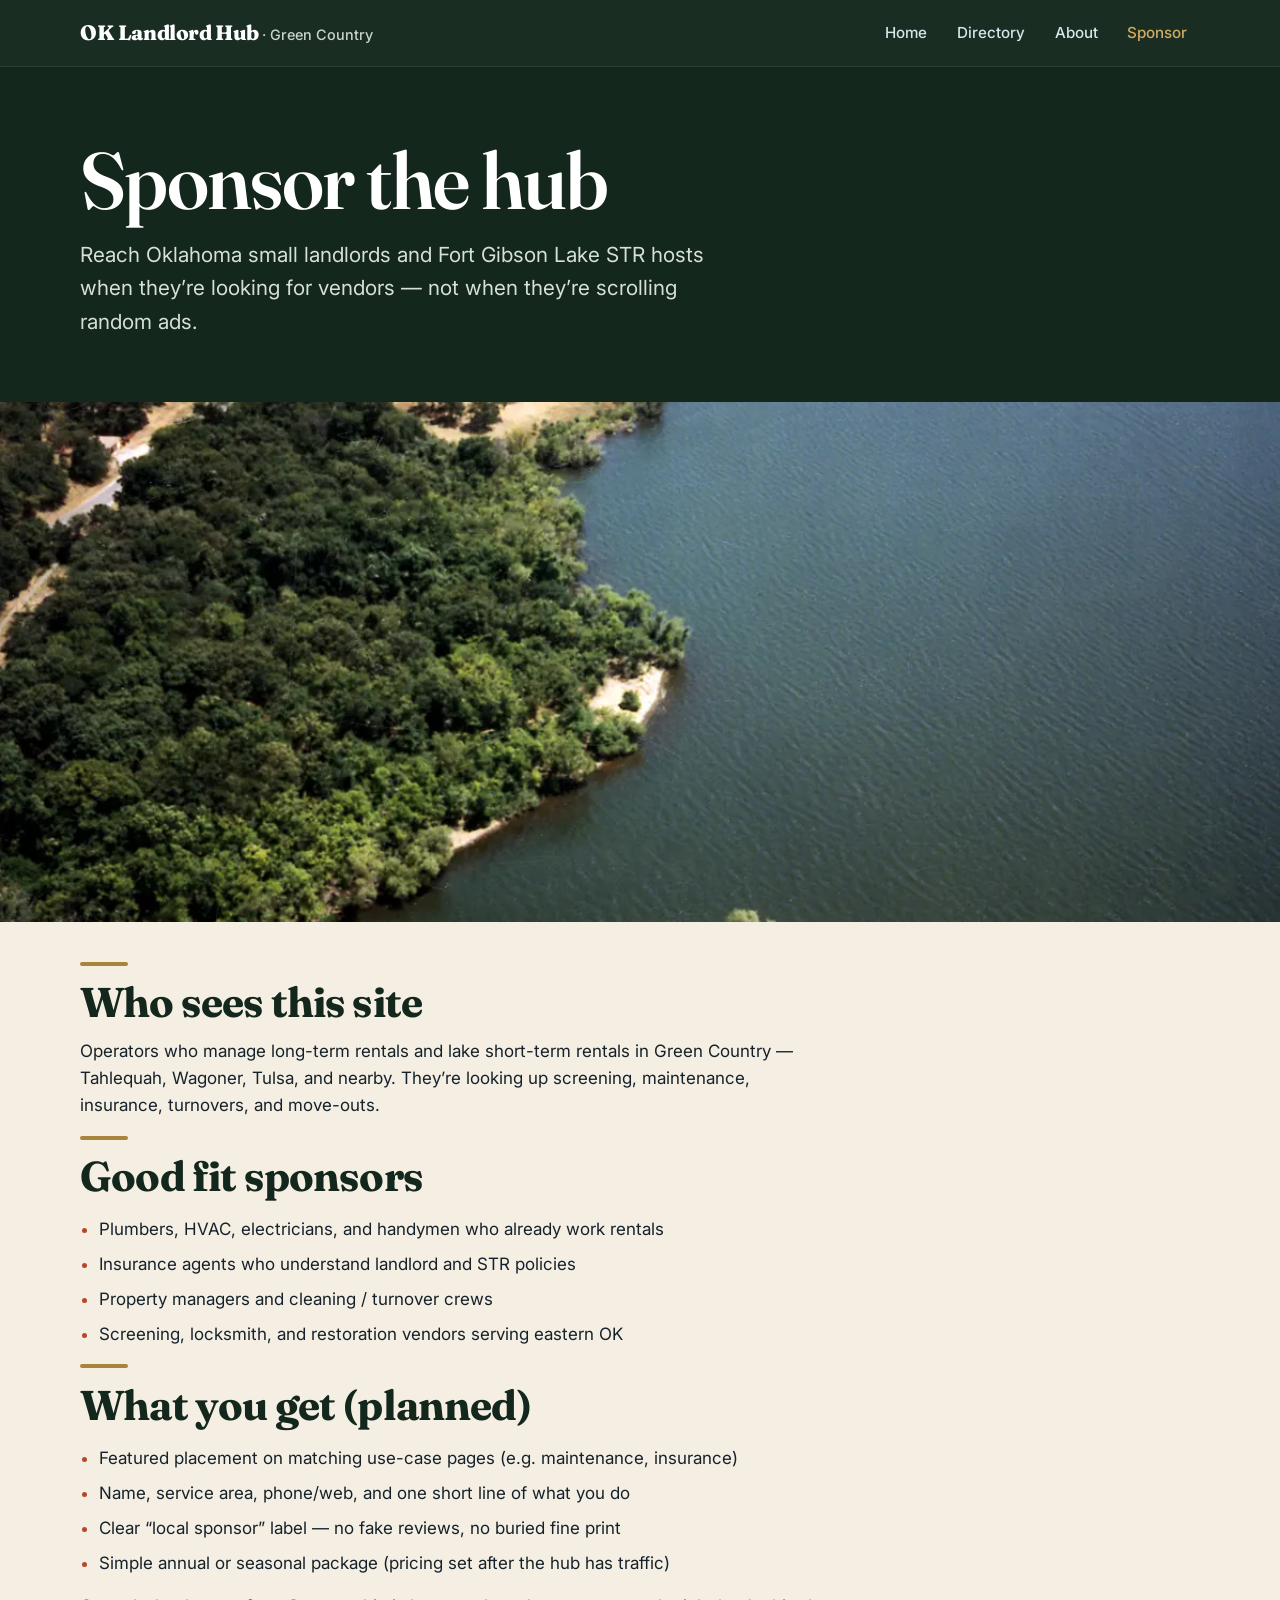
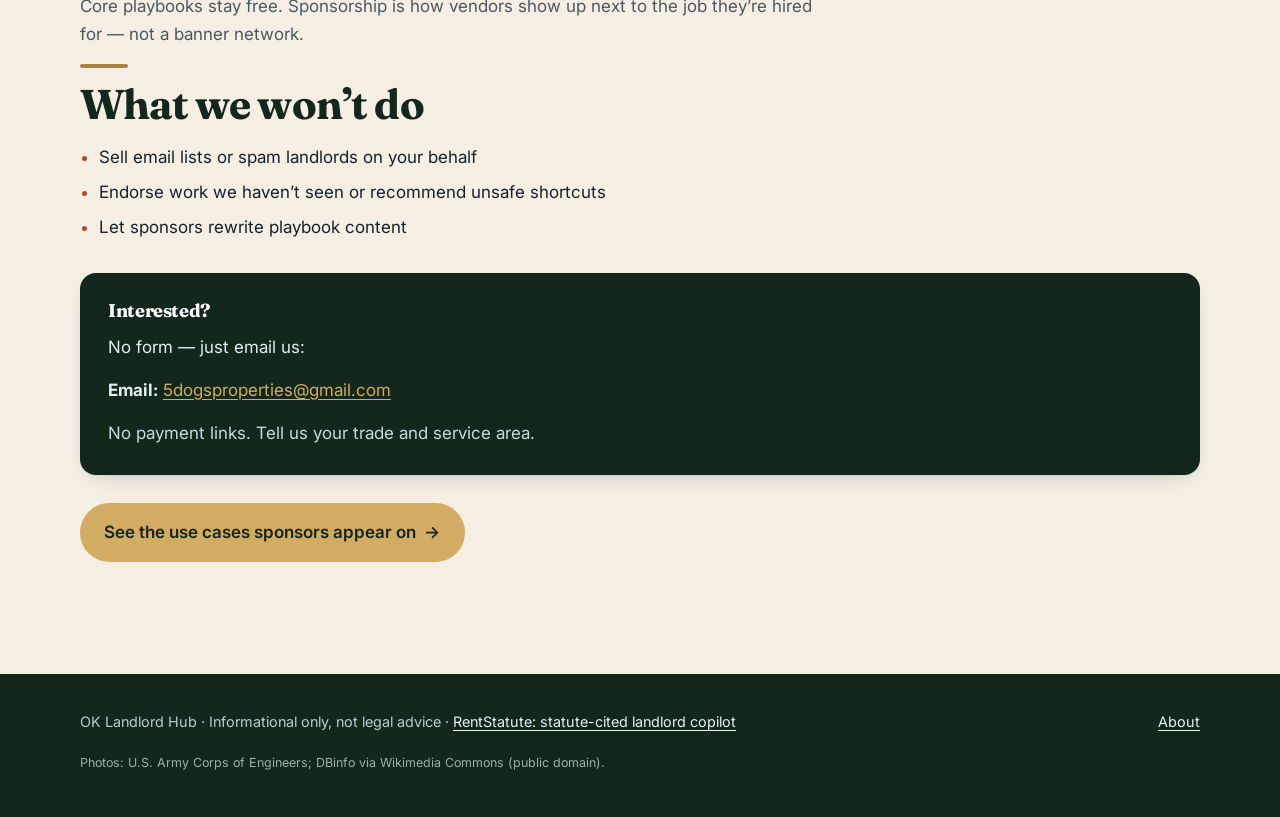
<file: sponsorship.html>
<!DOCTYPE html>
<html lang="en">
<head>
  <meta charset="utf-8">
  <meta name="robots" content="noindex,nofollow">
  <meta name="viewport" content="width=device-width, initial-scale=1">
  <title>Sponsor — OK Landlord Hub</title>
  <meta name="description" content="Sponsorship for local plumbers, handymen, insurance agents, and property managers who want to reach Oklahoma landlords and Fort Gibson Lake STR hosts.">
  <link rel="preconnect" href="https://fonts.googleapis.com">
  <link rel="preconnect" href="https://fonts.gstatic.com" crossorigin>
  <link rel="stylesheet" href="https://fonts.googleapis.com/css2?family=Fraunces:opsz,wght@9..144,600;9..144,700;9..144,800&family=Inter:wght@400;500;600&display=swap">
  <link rel="stylesheet" href="styles.css">
  <script src="reveal.js"></script>
  <link rel="canonical" href="https://5dogsproperties.github.io/ok-landlord-hub/sponsorship.html">
  <meta property="og:type" content="website">
  <meta property="og:site_name" content="OK Landlord Hub">
  <meta property="og:title" content="Sponsor — OK Landlord Hub">
  <meta property="og:description" content="Sponsorship for local plumbers, handymen, insurance agents, and property managers who want to reach Oklahoma landlords and Fort Gibson Lake STR hosts.">
  <meta property="og:url" content="https://5dogsproperties.github.io/ok-landlord-hub/sponsorship.html">
  <meta name="twitter:card" content="summary">
  <script type="application/ld+json">{"@context": "https://schema.org", "@type": "WebPage", "name": "Sponsor \u2014 OK Landlord Hub", "description": "Sponsorship for local plumbers, handymen, insurance agents, and property managers who want to reach Oklahoma landlords and Fort Gibson Lake STR hosts.", "url": "https://5dogsproperties.github.io/ok-landlord-hub/sponsorship.html", "isPartOf": {"@type": "WebSite", "name": "OK Landlord Hub", "url": "https://5dogsproperties.github.io/ok-landlord-hub/"}, "publisher": {"@type": "Organization", "name": "5 Dogs Properties", "email": "5dogsproperties@gmail.com", "url": "https://5dogsproperties.github.io/ok-landlord-hub/"}}</script>
</head>
<body>
  <header class="site-header">
    <div class="wrap">
      <a class="logo" href="index.html">OK Landlord Hub <span>· Green Country</span></a>
      <nav aria-label="Main">
        <ul class="nav">
          <li><a href="index.html">Home</a></li>
          <li><a href="directory.html">Directory</a></li>
          <li><a href="about.html">About</a></li>
          <li><a href="sponsorship.html" aria-current="page">Sponsor</a></li>
        </ul>
      </nav>
    </div>
  </header>

  <main>
    <section class="hero">
      <div class="wrap">
        <h1>Sponsor the hub</h1>
        <p class="lede">
          Reach Oklahoma small landlords and Fort Gibson Lake STR hosts when they’re
          looking for vendors — not when they’re scrolling random ads.
        </p>
      </div>
    </section>

    <figure class="photo-band" aria-hidden="true"><img src="img/fort-gibson-lake-aerial.webp" alt="" fetchpriority="high" decoding="async"></figure>

    <section class="section">
      <div class="wrap">
        <h2>Who sees this site</h2>
        <p>
          Operators who manage long-term rentals and lake short-term rentals in
          Green Country — Tahlequah, Wagoner, Tulsa, and nearby. They’re looking up
          screening, maintenance, insurance, turnovers, and move-outs.
        </p>

        <h2>Good fit sponsors</h2>
        <ul class="sponsor-list">
          <li>Plumbers, HVAC, electricians, and handymen who already work rentals</li>
          <li>Insurance agents who understand landlord and STR policies</li>
          <li>Property managers and cleaning / turnover crews</li>
          <li>Screening, locksmith, and restoration vendors serving eastern OK</li>
        </ul>

        <h2>What you get (planned)</h2>
        <ul class="sponsor-list">
          <li>Featured placement on matching use-case pages (e.g. maintenance, insurance)</li>
          <li>Name, service area, phone/web, and one short line of what you do</li>
          <li>Clear “local sponsor” label — no fake reviews, no buried fine print</li>
          <li>Simple annual or seasonal package (pricing set after the hub has traffic)</li>
        </ul>
        <p class="muted">
          Core playbooks stay free. Sponsorship is how vendors show up next to the
          job they’re hired for — not a banner network.
        </p>

        <h2>What we won’t do</h2>
        <ul class="sponsor-list">
          <li>Sell email lists or spam landlords on your behalf</li>
          <li>Endorse work we haven’t seen or recommend unsafe shortcuts</li>
          <li>Let sponsors rewrite playbook content</li>
        </ul>

        <div class="contact-box">
          <h2 style="margin-top:0;font-size:1.15rem">Interested?</h2>
          <p>
            No form — just email us:
          </p>
          <p>
            <strong>Email:</strong>
            <a href="mailto:5dogsproperties@gmail.com?subject=OK%20Landlord%20Hub%20sponsorship">5dogsproperties@gmail.com</a>
          </p>
          <p class="muted" style="margin-bottom:0">
            No payment links. Tell us your trade and service area.
          </p>
        </div>

        <p style="margin-top:1.75rem">
          <a class="btn" href="directory.html">See the use cases sponsors appear on</a>
        </p>
      </div>
    </section>
  </main>

  <footer class="site-footer">
    <div class="wrap">
      <span>OK Landlord Hub · Informational only, not legal advice · <a href="https://rentstatute.com/">RentStatute: statute-cited landlord copilot</a></span>
      <span><a href="about.html">About</a></span>
      <p class="photo-credit">Photos: U.S. Army Corps of Engineers; DBinfo via Wikimedia Commons (public domain).</p>
    </div>
  </footer>
</body>
</html>
</file>
<file: styles.css>
/* OK Landlord Hub — redesign: lake teal/navy, red-dirt terracotta, warm sand */
:root{
  --navy:#0e2a3b; --teal:#0f5e6b; --teal-2:#137a86; --lake:#d9ecee;
  --clay:#b5482a; --clay-dark:#8f3519; --sand:#f5ecdc; --sand-2:#ead9bb;
  --ink:#16222b; --muted:#4a5862; --card:#fffdf9; --border:#e4d7c0;
  --radius:16px; --max:1120px;
  --display:"Fraunces", Georgia, "Times New Roman", serif;
  --sans:"Inter", system-ui, -apple-system, "Segoe UI", Roboto, Arial, sans-serif;
  --shadow:0 1px 2px rgba(14,42,59,.06),0 8px 24px -12px rgba(14,42,59,.25);
}
*,*::before,*::after{box-sizing:border-box}
html{scroll-behavior:smooth}
body{margin:0;font-family:var(--sans);font-size:1.0625rem;line-height:1.6;color:var(--ink);background:var(--sand);-webkit-font-smoothing:antialiased}
a{color:var(--teal);text-underline-offset:3px;transition:color .2s}
a:hover{color:var(--clay)}
a:focus-visible,summary:focus-visible,.btn:focus-visible{outline:3px solid var(--clay);outline-offset:3px;border-radius:6px}
img{max-width:100%;height:auto}
.wrap{width:min(100% - 2.5rem,var(--max));margin-inline:auto}
h1,h2,h3{font-family:var(--display);letter-spacing:-.02em;line-height:1.1;color:var(--navy)}
.site-header{background:rgba(14,42,59,.96);backdrop-filter:saturate(1.4) blur(8px);color:#fff;padding:.9rem 0;position:sticky;top:0;z-index:20;border-bottom:3px solid var(--clay)}
.site-header .wrap{display:flex;flex-wrap:wrap;align-items:center;justify-content:space-between;gap:.6rem 1.25rem}
.logo{color:#fff;text-decoration:none;font-family:var(--display);font-weight:800;font-size:1.3rem;letter-spacing:-.02em}
.logo span{font-family:var(--sans);font-weight:500;font-size:.85rem;color:#f2b8a3;letter-spacing:.06em;text-transform:uppercase}
.logo:hover{color:#fff}
.nav{display:flex;flex-wrap:wrap;gap:.25rem;list-style:none;margin:0;padding:0}
.nav a{display:block;color:#d6e7ea;text-decoration:none;font-size:.95rem;font-weight:500;padding:.4rem .8rem;border-radius:999px;transition:background .2s,color .2s}
.nav a:hover{background:rgba(255,255,255,.1);color:#fff}
.nav a[aria-current="page"]{background:var(--clay);color:#fff}
.hero{position:relative;overflow:hidden;color:#fff;padding:4rem 0 5rem;
  background:
    radial-gradient(1200px 400px at 85% -10%,rgba(19,122,134,.55),transparent 60%),
    radial-gradient(800px 380px at -10% 110%,rgba(181,72,42,.45),transparent 60%),
    linear-gradient(160deg,var(--navy) 0%,#123f52 55%,var(--teal) 100%)}
.hero::after{content:"";position:absolute;left:0;right:0;bottom:-1px;height:48px;background:var(--sand);
  clip-path:polygon(0 70%,12% 45%,25% 62%,38% 30%,52% 58%,66% 35%,80% 60%,92% 40%,100% 55%,100% 100%,0 100%)}
.hero .wrap{position:relative;z-index:1}
.hero h1{color:#fff;margin:0 0 1rem;font-size:clamp(2.4rem,7vw,4.6rem);font-weight:800;max-width:16ch}
.hero .lede{font-size:clamp(1.08rem,2.2vw,1.3rem);color:#d9e9ec;margin:0 0 1.75rem;max-width:40rem}
.hero a:not(.btn){color:#ffd2c2}
.who{display:flex;flex-wrap:wrap;gap:.5rem;margin:0 0 2rem;padding:0;list-style:none}
.who li{background:rgba(255,255,255,.1);border:1px solid rgba(255,255,255,.25);color:#fff;font-size:.88rem;font-weight:500;padding:.4rem .9rem;border-radius:999px}
.btn{display:inline-flex;align-items:center;gap:.5rem;background:var(--clay);color:#fff!important;text-decoration:none;font-weight:600;padding:.85rem 1.4rem;border-radius:999px;border:2px solid var(--clay);cursor:pointer;transition:transform .2s,background .2s;box-shadow:0 6px 18px -8px rgba(181,72,42,.8)}
.btn::after{content:"→";transition:transform .2s}
.btn:hover{background:var(--clay-dark);border-color:var(--clay-dark);transform:translateY(-2px)}
.btn:hover::after{transform:translateX(3px)}
.btn-outline{background:transparent;color:var(--teal)!important;border-color:var(--teal);box-shadow:none}
.btn-outline:hover{background:var(--teal);border-color:var(--teal);color:#fff!important}
.hero .btn-outline{color:#fff!important;border-color:rgba(255,255,255,.7)}
.hero .btn-outline:hover{background:#fff;color:var(--navy)!important}
.btn-row{display:flex;flex-wrap:wrap;gap:.75rem}
.section{padding:3rem 0}
.section+.section{padding-top:1rem}
.section h2{margin:0 0 .75rem;font-size:clamp(1.8rem,4vw,2.6rem);font-weight:700}
.section h2::before{content:"";display:block;width:48px;height:4px;border-radius:4px;background:var(--clay);margin-bottom:.9rem}
.section p{margin:0 0 1rem}
.section h3{font-size:1.3rem}
.muted{color:var(--muted)}
.section>.wrap>p,.section>.wrap>ul{max-width:46rem}
.card-grid{display:grid;gap:1rem;margin:1.75rem 0}
@media(min-width:620px){.card-grid{grid-template-columns:1fr 1fr}}
@media(min-width:1000px){.card-grid{grid-template-columns:repeat(4,1fr)}}
.card{background:var(--card);border:1px solid var(--border);border-top:4px solid var(--teal);border-radius:var(--radius);padding:1.4rem 1.3rem 1.5rem;box-shadow:var(--shadow);transition:transform .25s,box-shadow .25s}
.card:nth-child(2n){border-top-color:var(--clay)}
.card:hover{transform:translateY(-4px);box-shadow:0 2px 4px rgba(14,42,59,.08),0 18px 36px -16px rgba(14,42,59,.35)}
.card h3{margin:0 0 .5rem;font-size:1.25rem}
.card h3 a{color:var(--navy);text-decoration:none}
.card h3 a:hover{color:var(--clay)}
.card p{margin:0;font-size:.96rem;color:var(--muted)}
details.usecase{background:var(--card);border:1px solid var(--border);border-left:5px solid var(--teal);border-radius:var(--radius);margin-bottom:1rem;box-shadow:var(--shadow);transition:box-shadow .25s,transform .25s}
details.usecase:nth-of-type(2n){border-left-color:var(--clay)}
details.usecase:hover{transform:translateY(-2px)}
details.usecase[open]{box-shadow:0 2px 4px rgba(14,42,59,.08),0 18px 40px -18px rgba(14,42,59,.4)}
details.usecase summary{cursor:pointer;padding:1.2rem 1.4rem;font-family:var(--display);font-weight:700;font-size:1.25rem;color:var(--navy);list-style:none;display:flex;justify-content:space-between;align-items:center;gap:1rem}
details.usecase summary::-webkit-details-marker{display:none}
details.usecase summary::after{content:"+";font-family:var(--sans);font-weight:500;font-size:1.3rem;color:#fff;background:var(--teal);width:2rem;height:2rem;border-radius:50%;display:grid;place-items:center;flex-shrink:0;transition:transform .3s,background .3s}
details.usecase[open] summary::after{transform:rotate(45deg);background:var(--clay)}
.usecase-body{padding:0 1.4rem 1.5rem;border-top:1px dashed var(--border)}
.usecase-body>p{margin:1rem 0 .75rem;color:var(--muted)}
.usecase-body h4{margin:1.25rem 0 .4rem;font-size:.78rem;text-transform:uppercase;letter-spacing:.1em;color:var(--clay-dark)}
.usecase-body ul{margin:.25rem 0 0;padding-left:1.2rem;font-size:.97rem}
.usecase-body li{margin-bottom:.3rem}
.usecase-body li::marker{color:var(--teal)}
.local-notes{background:var(--lake);border-radius:12px;padding:1rem 1.15rem;margin-top:1.25rem;font-size:.94rem;color:var(--navy)}
.local-notes strong{display:block;margin-bottom:.35rem;font-family:var(--display)}
.notice{background:#fff4e8;border:1px solid #f0c9a8;border-left:5px solid var(--clay);color:#5c2a14;padding:1rem 1.2rem;border-radius:12px;font-size:.94rem;margin:1.75rem 0}
.sponsor-list{margin:1rem 0;padding-left:1.2rem}
.sponsor-list li{margin-bottom:.5rem}
.sponsor-list li::marker{color:var(--clay)}
.contact-box{background:var(--navy);color:#e4eff1;border-radius:var(--radius);padding:1.75rem;margin-top:2rem;box-shadow:var(--shadow)}
.contact-box h2,.contact-box h3{color:#fff}
.contact-box a{color:#ffc7b3}
.contact-box code{background:rgba(255,255,255,.12);color:#fff;padding:.15rem .45rem;border-radius:6px;font-size:.92rem}
.site-footer{margin-top:3rem;padding:2.25rem 0 2.75rem;background:var(--navy);color:#b9cdd3;font-size:.9rem;border-top:4px solid var(--clay)}
.site-footer a{color:#e6f1f3}
.site-footer a:hover{color:#ffc7b3}
.site-footer .wrap{display:flex;flex-wrap:wrap;gap:.75rem 1.5rem;justify-content:space-between}
.js .reveal{opacity:0;transform:translateY(18px);transition:opacity .7s ease,transform .7s ease}
.js .reveal.in{opacity:1;transform:none}
.hero h1,.hero .lede,.hero .who,.hero .btn-row{animation:rise .8s ease both}
.hero .lede{animation-delay:.1s}.hero .who{animation-delay:.2s}.hero .btn-row{animation-delay:.3s}
@keyframes rise{from{opacity:0;transform:translateY(16px)}to{opacity:1;transform:none}}
@media(prefers-reduced-motion:reduce){*,*::before,*::after{animation:none!important;transition:none!important;scroll-behavior:auto!important}.js .reveal{opacity:1;transform:none}}
.contact-box .muted{color:#c9dade}.contact-box h2::before{display:none}
.hero .muted{color:#d3e4e7;max-width:44rem}.hero .notice{max-width:44rem}.hero p:last-child{margin-bottom:0}

/* ===== Hybrid (Oct 21): Green Country hero, real photos, sand card grid ===== */
:root{--forest:#13271d;--forest-2:#1c3a2b;--gold:#d2ac62;--gold-dark:#a9843d;--sand:#f4eee3;--card:#faf6ee;--border:#e6dccb;--navy:#13271d}
body{background:var(--sand)}
.site-header{background:rgba(19,39,29,.97);border-bottom:1px solid rgba(255,255,255,.08)}
.logo span{color:#c9d6c8;text-transform:none;letter-spacing:0;font-size:.9rem}
.nav a[aria-current="page"]{background:transparent;color:var(--gold)}
.nav a:hover{color:var(--gold);background:transparent}
.hero{background:var(--forest);padding:4.5rem 0 4rem}
.hero::after{display:none}
.hero h1{font-weight:600;font-size:clamp(2.6rem,7.5vw,5rem);max-width:15ch;line-height:1.04}
.hero h1 em{color:var(--gold);font-style:italic;font-weight:500}
.hero .lede,.hero .muted{color:#d7e0d4}
.who li{background:transparent;border-color:rgba(215,224,212,.45)}
.hero a:not(.btn){color:var(--gold)}
.btn{background:var(--gold);border-color:var(--gold);color:#16261c!important;box-shadow:none}
.btn:hover{background:#e0bd78;border-color:#e0bd78}
.btn-outline{background:transparent;color:var(--forest)!important;border-color:var(--forest)}
.btn-outline:hover{background:var(--forest);color:#fff!important}
.hero .btn-outline{color:#fff!important;border-color:rgba(255,255,255,.75)}
.section h2::before{background:var(--gold-dark)}
.photo-band{margin:0;height:clamp(220px,42vw,520px);overflow:hidden;background:var(--forest)}
.photo-band img{width:100%;height:100%;object-fit:cover;display:block}
.photo-band--inset{width:min(100% - 2.5rem,var(--max));margin:2.5rem auto 0;border-radius:20px;height:clamp(180px,30vw,340px)}
.card-grid{gap:1.1rem}
@media(min-width:1000px){.card-grid{grid-template-columns:1fr 1fr}}
.card{background:var(--card);border:1px solid var(--border);border-top:1px solid var(--border);border-radius:20px;padding:1.75rem 1.6rem 1.9rem;box-shadow:none}
.card:nth-child(2n){border-top-color:var(--border)}
.card:hover{box-shadow:0 14px 30px -18px rgba(19,39,29,.35)}
.card::before{content:"";display:block;width:44px;height:44px;border-radius:50%;margin-bottom:1.1rem;background:#e3e8dc center/22px no-repeat url("data:image/svg+xml,%3Csvg xmlns='http://www.w3.org/2000/svg' viewBox='0 0 24 24' fill='none' stroke='%231c3a2b' stroke-width='1.8' stroke-linecap='round' stroke-linejoin='round'%3E%3Cpath d='M2 4h7a3 3 0 0 1 3 3v13a2 2 0 0 0-2-2H2zM22 4h-7a3 3 0 0 0-3 3v13a2 2 0 0 1 2-2h8z'/%3E%3C/svg%3E")}
.card:nth-child(2)::before{background-image:url("data:image/svg+xml,%3Csvg xmlns='http://www.w3.org/2000/svg' viewBox='0 0 24 24' fill='none' stroke='%231c3a2b' stroke-width='1.8' stroke-linecap='round' stroke-linejoin='round'%3E%3Cpath d='M12 21s7-6.2 7-12a7 7 0 0 0-14 0c0 5.8 7 12 7 12z'/%3E%3Ccircle cx='12' cy='9' r='2.5'/%3E%3C/svg%3E")}
.card:nth-child(3)::before{background-image:url("data:image/svg+xml,%3Csvg xmlns='http://www.w3.org/2000/svg' viewBox='0 0 24 24' fill='none' stroke='%231c3a2b' stroke-width='1.8' stroke-linecap='round'%3E%3Cpath d='M3 8c3-2 6 2 9 0s6 2 9 0M3 13c3-2 6 2 9 0s6 2 9 0M3 18c3-2 6 2 9 0s6 2 9 0'/%3E%3C/svg%3E")}
.card:nth-child(4)::before{background-image:url("data:image/svg+xml,%3Csvg xmlns='http://www.w3.org/2000/svg' viewBox='0 0 24 24' fill='none' stroke='%231c3a2b' stroke-width='1.8' stroke-linecap='round' stroke-linejoin='round'%3E%3Cpath d='M14.7 6.3a4 4 0 0 0-5.4 5.4L3 18v3h3l6.3-6.3a4 4 0 0 0 5.4-5.4l-2.5 2.5-2.4-.6-.6-2.4z'/%3E%3C/svg%3E")}
.card h3{font-size:clamp(1.35rem,2.4vw,1.75rem);font-weight:600;margin-bottom:.7rem}
.card p{font-size:1rem;line-height:1.65}
details.usecase{border:1px solid var(--border);border-radius:20px;box-shadow:none;background:var(--card)}
details.usecase:nth-of-type(2n){border-left-color:var(--border)}
details.usecase summary{font-weight:600;font-size:1.3rem;color:var(--forest)}
details.usecase summary::after{background:#e3e8dc;color:var(--forest)}
details.usecase[open] summary::after{background:var(--gold);color:var(--forest)}
@media(min-width:900px){.section .wrap:has(> details.usecase){display:grid;grid-template-columns:1fr 1fr;gap:1rem;align-items:start}.section .wrap:has(> details.usecase)>:not(details){grid-column:1/-1}details.usecase{margin:0}details.usecase[open]{grid-column:1/-1}}
.usecase-body h4{color:var(--gold-dark)}
.local-notes{background:#e7ede1;color:var(--forest)}
.site-footer{background:var(--forest);border-top:0}
.site-footer a:hover,.contact-box a{color:var(--gold)}
.contact-box{background:var(--forest)}
@media(prefers-reduced-motion:reduce){.card:hover,details.usecase:hover{transform:none}}
.photo-band + .section{padding-top:2.5rem!important}.usecase-body h4{color:#7a5c1f}.section h2::before{background:#a9843d}
.photo-credit{flex-basis:100%;margin:.5rem 0 0;font-size:.78rem;color:#9fb0a2}
</file>
